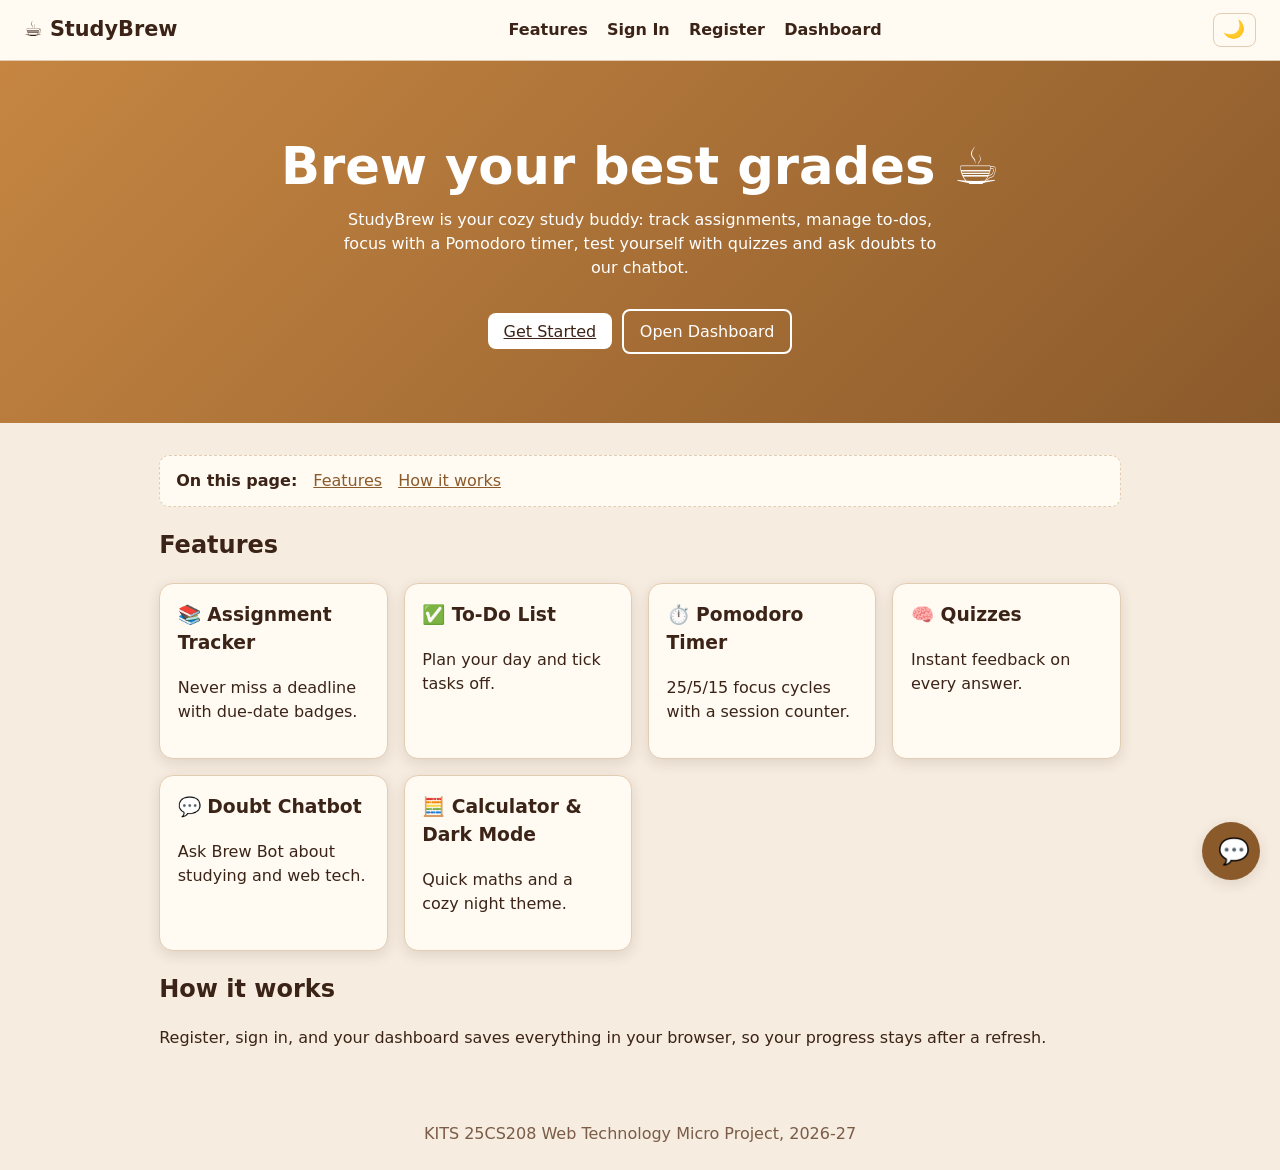
<file: index.html>
<!DOCTYPE html><html lang="en"><head><meta charset="UTF-8"><meta name="viewport" content="width=device-width,initial-scale=1"><title>Home | StudyBrew</title><link rel="stylesheet" href="styles.css"></head><body><header class="nav"><a class="brand" href="index.html">☕ StudyBrew</a><nav><a href="index.html#features">Features</a><a href="signin.html">Sign In</a><a href="register.html">Register</a><a href="home.html">Dashboard</a></nav><button id="themeToggle" class="icon-btn" aria-label="Toggle theme">🌙</button></header><section class="hero"><h1>Brew your best grades ☕</h1><p>StudyBrew is your cozy study buddy: track assignments, manage to-dos, focus with a Pomodoro timer, test yourself with quizzes and ask doubts to our chatbot.</p><a class="btn" href="register.html">Get Started</a><a class="btn alt" href="home.html">Open Dashboard</a></section>
<main class="wrap"><nav class="outline" aria-label="On this page"><b>On this page:</b><a href="#features">Features</a><a href="#how">How it works</a></nav>
<h2 id="features">Features</h2><div class="cards">
<div class="card"><h3>📚 Assignment Tracker</h3><p>Never miss a deadline with due-date badges.</p></div>
<div class="card"><h3>✅ To-Do List</h3><p>Plan your day and tick tasks off.</p></div>
<div class="card"><h3>⏱️ Pomodoro Timer</h3><p>25/5/15 focus cycles with a session counter.</p></div>
<div class="card"><h3>🧠 Quizzes</h3><p>Instant feedback on every answer.</p></div>
<div class="card"><h3>💬 Doubt Chatbot</h3><p>Ask Brew Bot about studying and web tech.</p></div>
<div class="card"><h3>🧮 Calculator &amp; Dark Mode</h3><p>Quick maths and a cozy night theme.</p></div></div>
<h2 id="how">How it works</h2><p>Register, sign in, and your dashboard saves everything in your browser, so your progress stays after a refresh.</p></main><footer>KITS 25CS208 Web Technology Micro Project, 2026-27</footer><script src="theme.js"></script><script src="chatbot.js"></script></body></html>
</file>
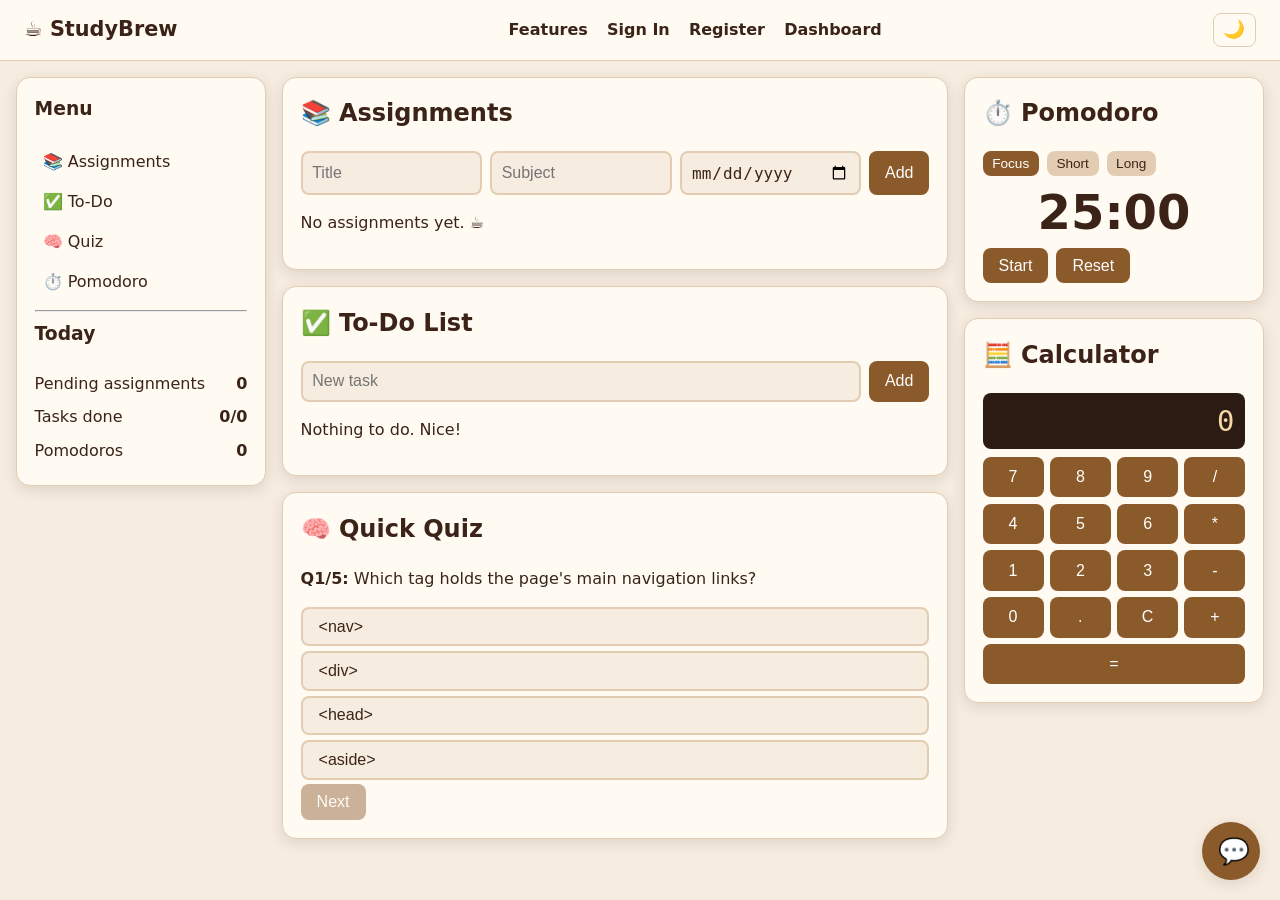
<file: home.html>
<!DOCTYPE html><html lang="en"><head><meta charset="UTF-8"><meta name="viewport" content="width=device-width,initial-scale=1"><title>Dashboard | StudyBrew</title><link rel="stylesheet" href="styles.css"><link rel="stylesheet" href="layout.css"></head><body><header class="nav"><a class="brand" href="index.html">☕ StudyBrew</a><nav><a href="index.html#features">Features</a><a href="signin.html">Sign In</a><a href="register.html">Register</a><a href="home.html">Dashboard</a></nav><button id="menuBtn" class="icon-btn" aria-label="Menu">☰</button><button id="themeToggle" class="icon-btn" aria-label="Toggle theme">🌙</button></header><div class="dash"><aside id="sidebar" class="card"><h3>Menu</h3><a class="side-link" href="#assignments">📚 Assignments</a><a class="side-link" href="#todo">✅ To-Do</a><a class="side-link" href="#quiz-sec">🧠 Quiz</a><a class="side-link" href="#pomo">⏱️ Pomodoro</a><hr><h3>Today</h3><div class="stat"><span>Pending assignments</span><b id="sA">0</b></div><div class="stat"><span>Tasks done</span><b id="sT">0</b></div><div class="stat"><span>Pomodoros</span><b id="sP">0</b></div></aside>
<main class="stack"><section class="card" id="assignments"><h2>📚 Assignments</h2><form id="aForm" class="row"><input id="aT" placeholder="Title" required><input id="aS" placeholder="Subject"><input id="aD" type="date" required><button>Add</button></form><div id="aList"></div></section>
<section class="card" id="todo"><h2>✅ To-Do List</h2><form id="tForm" class="row"><input id="tIn" placeholder="New task" required><button>Add</button></form><div id="tList"></div></section>
<section class="card" id="quiz-sec"><h2>🧠 Quick Quiz</h2><div id="quiz"></div></section></main>
<aside class="stack"><section class="card" id="pomo"><h2>⏱️ Pomodoro</h2><div class="tabs row"><button class="on" data-m="focus">Focus</button><button data-m="short">Short</button><button data-m="long">Long</button></div><div class="timer" id="time">25:00</div><div class="row"><button id="pStart">Start</button><button id="pReset">Reset</button></div></section>
<section class="card"><h2>🧮 Calculator</h2><div id="display">0</div><div class="keys" id="keys"></div></section></aside></div><script src="theme.js"></script><script src="app.js"></script><script src="calculator.js"></script><script src="chatbot.js"></script></body></html>
</file>
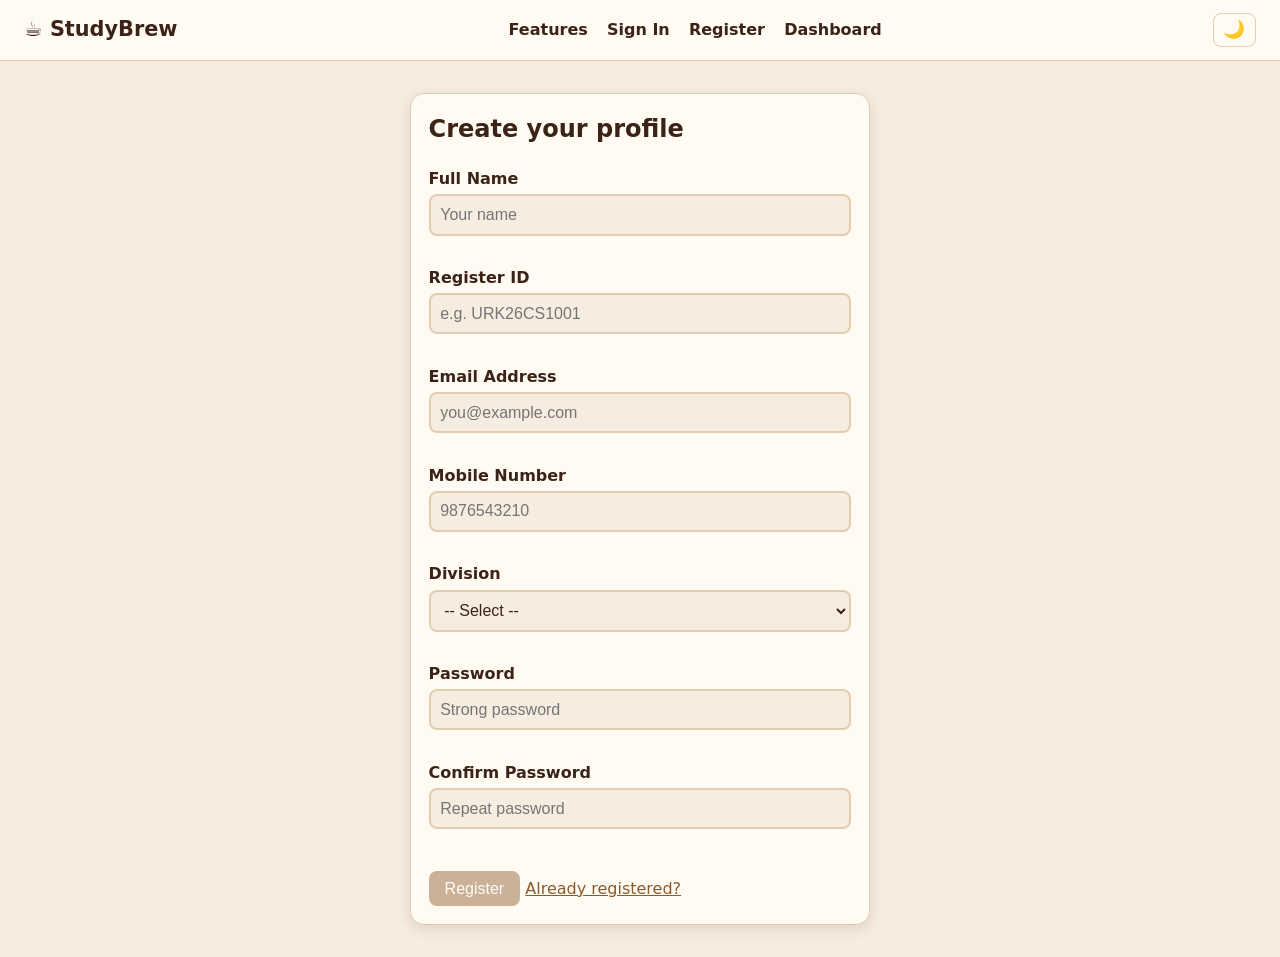
<file: register.html>
<!DOCTYPE html><html lang="en"><head><meta charset="UTF-8"><meta name="viewport" content="width=device-width,initial-scale=1"><title>Register | StudyBrew</title><link rel="stylesheet" href="styles.css"></head><body><header class="nav"><a class="brand" href="index.html">☕ StudyBrew</a><nav><a href="index.html#features">Features</a><a href="signin.html">Sign In</a><a href="register.html">Register</a><a href="home.html">Dashboard</a></nav><button id="themeToggle" class="icon-btn" aria-label="Toggle theme">🌙</button></header><main class="form-box card"><h2>Create your profile</h2><form data-validate novalidate><label for="name">Full Name</label><div><input id="name" name="name" type="text" data-rule="name" placeholder="Your name" ><span class="error-msg"></span></div><label for="empId">Register ID</label><div><input id="empId" name="empId" type="text" data-rule="empId" placeholder="e.g. URK26CS1001" ><span class="error-msg"></span></div><label for="email">Email Address</label><div><input id="email" name="email" type="email" data-rule="email" placeholder="you@example.com" ><span class="error-msg"></span></div><label for="mobile">Mobile Number</label><div><input id="mobile" name="mobile" type="tel" data-rule="mobile" placeholder="9876543210" ><span class="error-msg"></span></div><label for="dept">Division</label><div><select id="dept" data-rule="dept"><option value="">-- Select --</option><option>Computer Science &amp; Engineering</option><option>Information Technology</option><option>Electronics &amp; Communication</option><option>Mechanical</option></select><span class="error-msg"></span></div><label for="password">Password</label><div><input id="password" name="password" type="password" data-rule="pw" placeholder="Strong password" ><span class="error-msg"></span></div><label for="confirm">Confirm Password</label><div><input id="confirm" name="confirm" type="password" data-rule="match" placeholder="Repeat password" data-match="password"><span class="error-msg"></span></div><br><button type="submit" disabled>Register</button> <a href="signin.html">Already registered?</a></form></main><script src="theme.js"></script><script src="validation.js"></script></body></html>
</file>
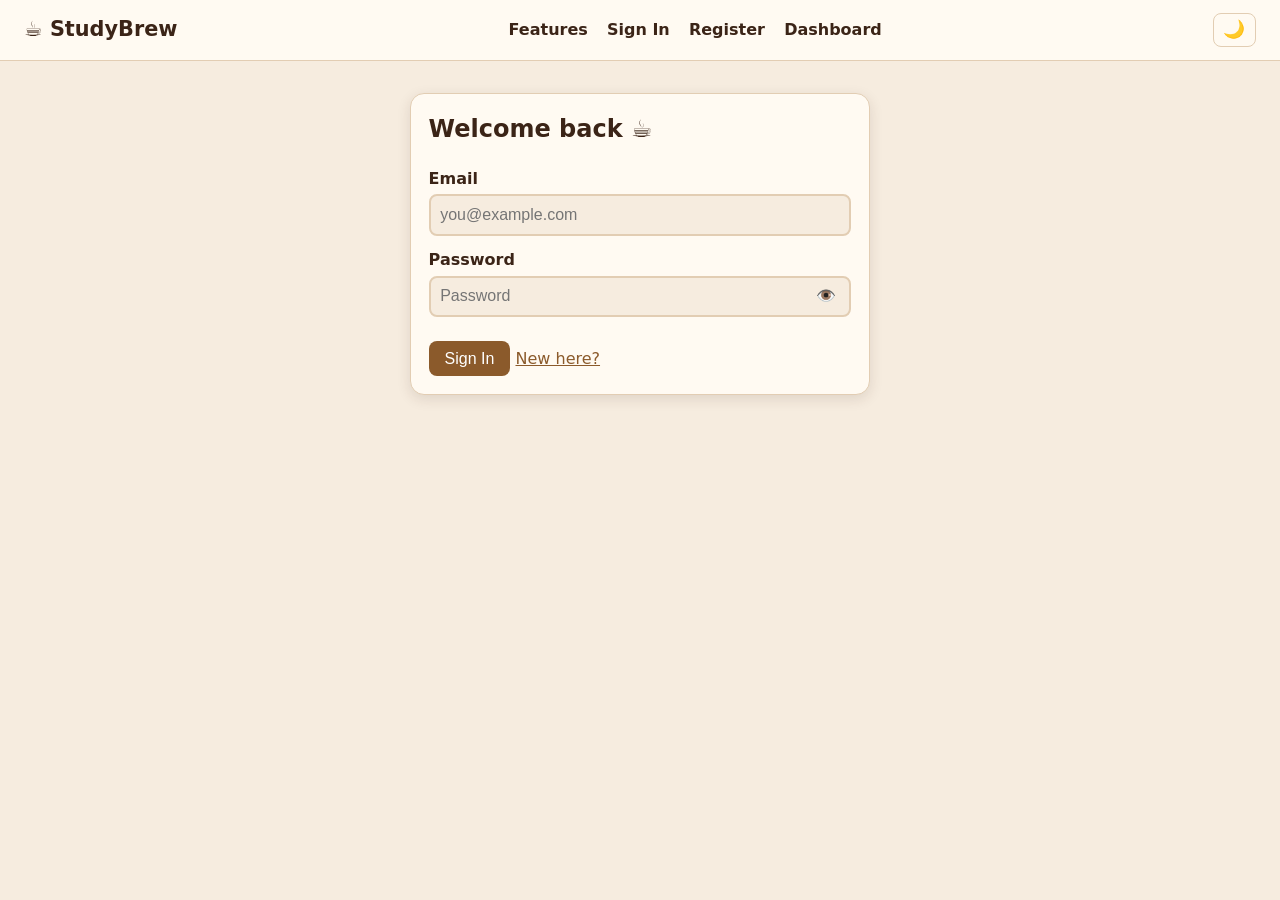
<file: signin.html>
<!DOCTYPE html><html lang="en"><head><meta charset="UTF-8"><meta name="viewport" content="width=device-width,initial-scale=1"><title>Sign In | StudyBrew</title><link rel="stylesheet" href="styles.css"></head><body><header class="nav"><a class="brand" href="index.html">☕ StudyBrew</a><nav><a href="index.html#features">Features</a><a href="signin.html">Sign In</a><a href="register.html">Register</a><a href="home.html">Dashboard</a></nav><button id="themeToggle" class="icon-btn" aria-label="Toggle theme">🌙</button></header><main class="form-box card"><h2>Welcome back ☕</h2><div id="alert" class="banner" role="alert"></div><form id="signinForm" novalidate><label for="email">Email</label><input id="email" type="email" placeholder="you@example.com"><label for="pw">Password</label><div class="pw-row"><input id="pw" type="password" placeholder="Password"><button type="button" id="eye" aria-label="Show or hide password">👁️</button></div><br><button type="submit">Sign In</button> <a href="signup.html">New here?</a></form></main><script src="theme.js"></script><script src="validation.js"></script></body></html>
</file>
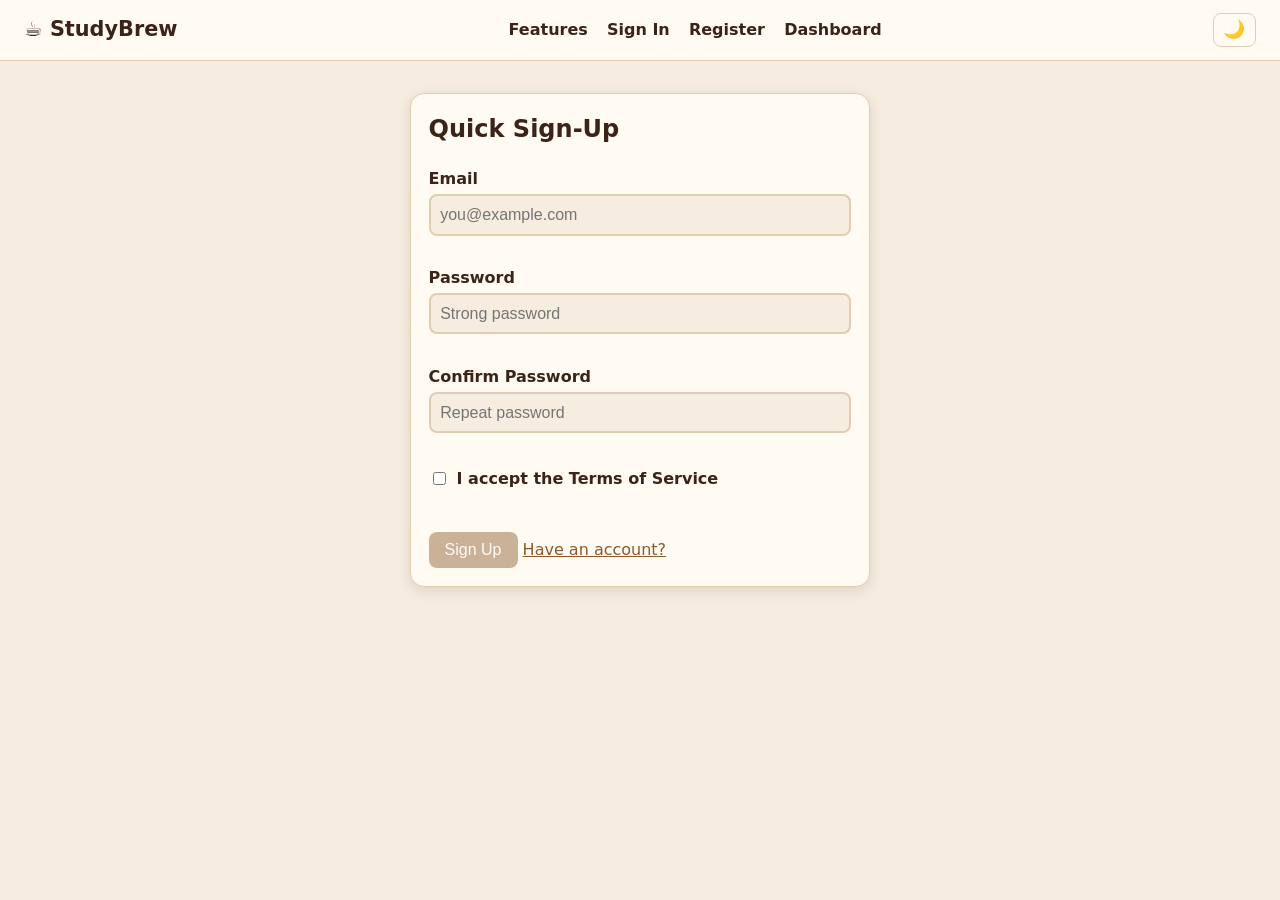
<file: signup.html>
<!DOCTYPE html><html lang="en"><head><meta charset="UTF-8"><meta name="viewport" content="width=device-width,initial-scale=1"><title>Sign Up | StudyBrew</title><link rel="stylesheet" href="styles.css"></head><body><header class="nav"><a class="brand" href="index.html">☕ StudyBrew</a><nav><a href="index.html#features">Features</a><a href="signin.html">Sign In</a><a href="register.html">Register</a><a href="home.html">Dashboard</a></nav><button id="themeToggle" class="icon-btn" aria-label="Toggle theme">🌙</button></header><main class="form-box card"><h2>Quick Sign-Up</h2><form data-validate novalidate><label for="email">Email</label><div><input id="email" name="email" type="email" data-rule="email" placeholder="you@example.com" ><span class="error-msg"></span></div><label for="password">Password</label><div><input id="password" name="password" type="password" data-rule="pw" placeholder="Strong password" ><span class="error-msg"></span></div><label for="confirm">Confirm Password</label><div><input id="confirm" name="confirm" type="password" data-rule="match" placeholder="Repeat password" data-match="password"><span class="error-msg"></span></div><div class="chk"><input type="checkbox" id="terms" data-rule="terms"><label for="terms" style="margin:0">I accept the Terms of Service</label></div><span class="error-msg"></span><br><button type="submit" disabled>Sign Up</button> <a href="signin.html">Have an account?</a></form></main><script src="theme.js"></script><script src="validation.js"></script></body></html>
</file>
<file: styles.css>
/* StudyBrew - coffee theme design tokens */
:root{--bg:#f6ecdf;--card:#fffaf2;--text:#3b2417;--muted:#7a5c48;--accent:#8b5a2b;--accent2:#c68642;--border:#e2cdb3;--err:#c0392b;--ok:#2e7d32;--shadow:0 4px 14px rgba(59,36,23,.12)}
[data-theme=dark]{--bg:#1e1410;--card:#2a1d17;--text:#f0e0cc;--muted:#bfa58c;--accent:#d9a066;--accent2:#a9652f;--border:#473327;--shadow:0 4px 14px rgba(0,0,0,.5)}
*{box-sizing:border-box}
body{margin:0;font-family:'Segoe UI',system-ui,sans-serif;background:var(--bg);color:var(--text);line-height:1.5;transition:background .3s,color .3s}
a{color:var(--accent)}
.nav{display:flex;align-items:center;justify-content:space-between;flex-wrap:wrap;gap:.5rem;padding:.8rem 1.5rem;background:var(--card);border-bottom:1px solid var(--border);position:sticky;top:0;z-index:20}
.brand{font-weight:800;font-size:1.3rem;color:var(--text);text-decoration:none}
.nav nav a{margin:0 .6rem;text-decoration:none;color:var(--text);font-weight:600}
.nav nav a:hover{color:var(--accent2)}
.btn,button{background:var(--accent);color:#fff;border:0;border-radius:8px;padding:.55rem 1rem;font-size:1rem;cursor:pointer;transition:transform .15s,opacity .2s}
[data-theme=dark] .btn,[data-theme=dark] button{color:#1e1410}
.btn:hover,button:hover{transform:translateY(-1px)}
button:disabled{opacity:.45;cursor:not-allowed;transform:none}
.btn.alt{background:transparent;color:var(--accent);border:2px solid var(--accent);text-decoration:none;display:inline-block}
.icon-btn{background:transparent;border:1px solid var(--border);font-size:1.1rem;padding:.35rem .6rem}
.hero{text-align:center;padding:4rem 1.5rem;background:linear-gradient(135deg,var(--accent2),var(--accent));color:#fff}
.hero h1{font-size:clamp(2rem,6vw,3.2rem);margin:.2rem 0}.hero p{max-width:600px;margin:0 auto 1.5rem}
.hero .btn{background:#fff;color:#3b2417;margin:.3rem}.hero .btn.alt{background:transparent;color:#fff;border-color:#fff}
.wrap{max-width:1000px;margin:auto;padding:2rem 1.2rem}
.cards{display:grid;grid-template-columns:repeat(auto-fit,minmax(220px,1fr));gap:1rem}
.card{background:var(--card);border:1px solid var(--border);border-radius:14px;padding:1.1rem;box-shadow:var(--shadow)}
.card h2,.card h3{margin-top:0}
.outline{display:flex;flex-wrap:wrap;gap:.5rem 1rem;padding:.8rem 1rem;background:var(--card);border-radius:10px;border:1px dashed var(--border)}
.form-box{max-width:460px;margin:2rem auto}
label{display:block;margin:.8rem 0 .2rem;font-weight:600}
input,select{width:100%;padding:.6rem;border:2px solid var(--border);border-radius:8px;background:var(--bg);color:var(--text);font-size:1rem}
input:focus,select:focus{outline:none;border-color:var(--accent2)}
input.invalid,select.invalid{border-color:var(--err);background:rgba(192,57,43,.08)}
input.valid,select.valid{border-color:var(--ok)}
.error-msg{display:block;color:var(--err);font-size:.85rem;min-height:1.1rem}
.banner{display:none;background:var(--err);color:#fff;padding:.7rem 1rem;border-radius:8px;margin-bottom:1rem}
.banner.show{display:block}
.pw-row{position:relative}.pw-row button{position:absolute;right:6px;top:6px;padding:.3rem .6rem;background:transparent;color:var(--text)}
.chk{display:flex;gap:.5rem;align-items:center;margin-top:1rem}.chk input{width:auto}
.item{display:flex;justify-content:space-between;align-items:center;gap:.5rem;padding:.5rem 0;border-bottom:1px solid var(--border)}
.item.done span{text-decoration:line-through;opacity:.6}
.badge{font-size:.75rem;padding:.1rem .5rem;border-radius:99px;background:var(--accent2);color:#fff}.badge.late{background:var(--err)}
.row{display:flex;gap:.5rem;flex-wrap:wrap}.row input{flex:1;min-width:110px}
.timer{font-size:3rem;font-weight:800;text-align:center;font-variant-numeric:tabular-nums}
.tabs button{background:var(--border);color:var(--text);padding:.3rem .6rem;font-size:.85rem}.tabs button.on{background:var(--accent);color:#fff}
.opt{display:block;width:100%;text-align:left;margin:.3rem 0;background:var(--bg);color:var(--text);border:2px solid var(--border)}
.opt.right{border-color:var(--ok)}.opt.wrong{border-color:var(--err)}
#display{background:#2b1b12;color:#f5d7a8;font:1.8rem monospace;text-align:right;padding:.7rem;border-radius:8px;min-height:3.2rem;overflow:auto}
.keys{display:grid;grid-template-columns:repeat(4,1fr);gap:.4rem;margin-top:.5rem}.keys button{padding:.7rem 0}
#fab{position:fixed;right:20px;bottom:20px;width:58px;height:58px;border-radius:50%;font-size:1.6rem;box-shadow:var(--shadow);z-index:50}
#chat{position:fixed;right:20px;bottom:90px;width:min(340px,calc(100vw - 40px));height:420px;background:var(--card);border:1px solid var(--border);border-radius:14px;box-shadow:var(--shadow);display:none;flex-direction:column;z-index:50;overflow:hidden}
#chat.open{display:flex}
#chat header{background:var(--accent);color:#fff;padding:.7rem 1rem;font-weight:700}
#log{flex:1;overflow-y:auto;padding:.7rem;display:flex;flex-direction:column;gap:.5rem}
.user-msg,.bot-msg{max-width:85%;padding:.5rem .8rem;border-radius:12px}
.user-msg{align-self:flex-end;background:var(--accent2);color:#fff}.bot-msg{align-self:flex-start;background:var(--bg);border:1px solid var(--border)}
#chatForm{display:flex;gap:.4rem;padding:.6rem;border-top:1px solid var(--border)}
footer{text-align:center;padding:1.5rem;color:var(--muted)}
</file>
<file: layout.css>
/* Mobile first (<768px): single column stacked stream with Flexbox */
.dash{display:flex;flex-direction:column;gap:1rem;padding:1rem}
#sidebar{display:none}#sidebar.open{display:block}
#menuBtn{display:inline-block}
/* Desktop (>=768px): 3-column CSS Grid */
@media(min-width:768px){
 .dash{display:grid;grid-template-columns:250px 1fr 300px;align-items:start}
 #sidebar{display:block;position:sticky;top:76px}
 #menuBtn{display:none}
}
.side-link{display:block;padding:.5rem;border-radius:8px;text-decoration:none;color:var(--text)}.side-link:hover{background:var(--bg)}
.stat{display:flex;justify-content:space-between;padding:.3rem 0}
.stack{display:flex;flex-direction:column;gap:1rem}
</file>
